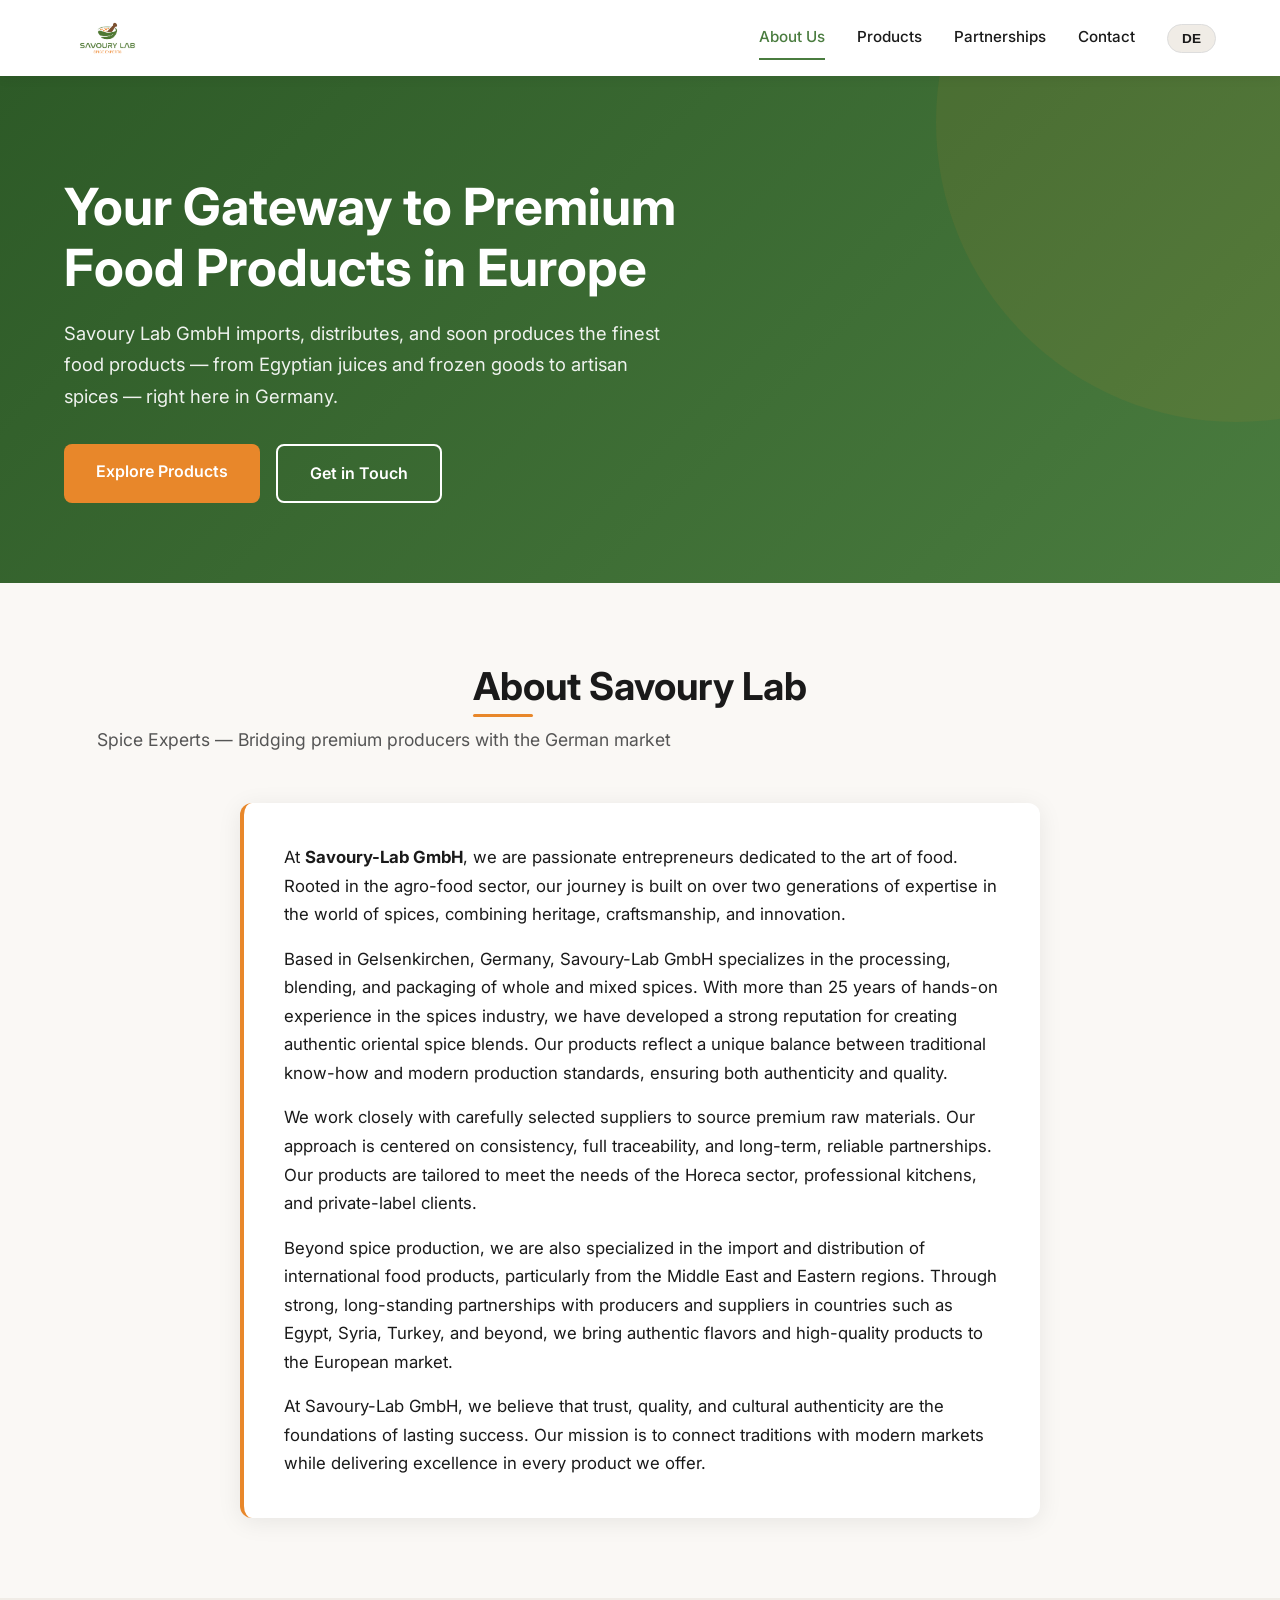
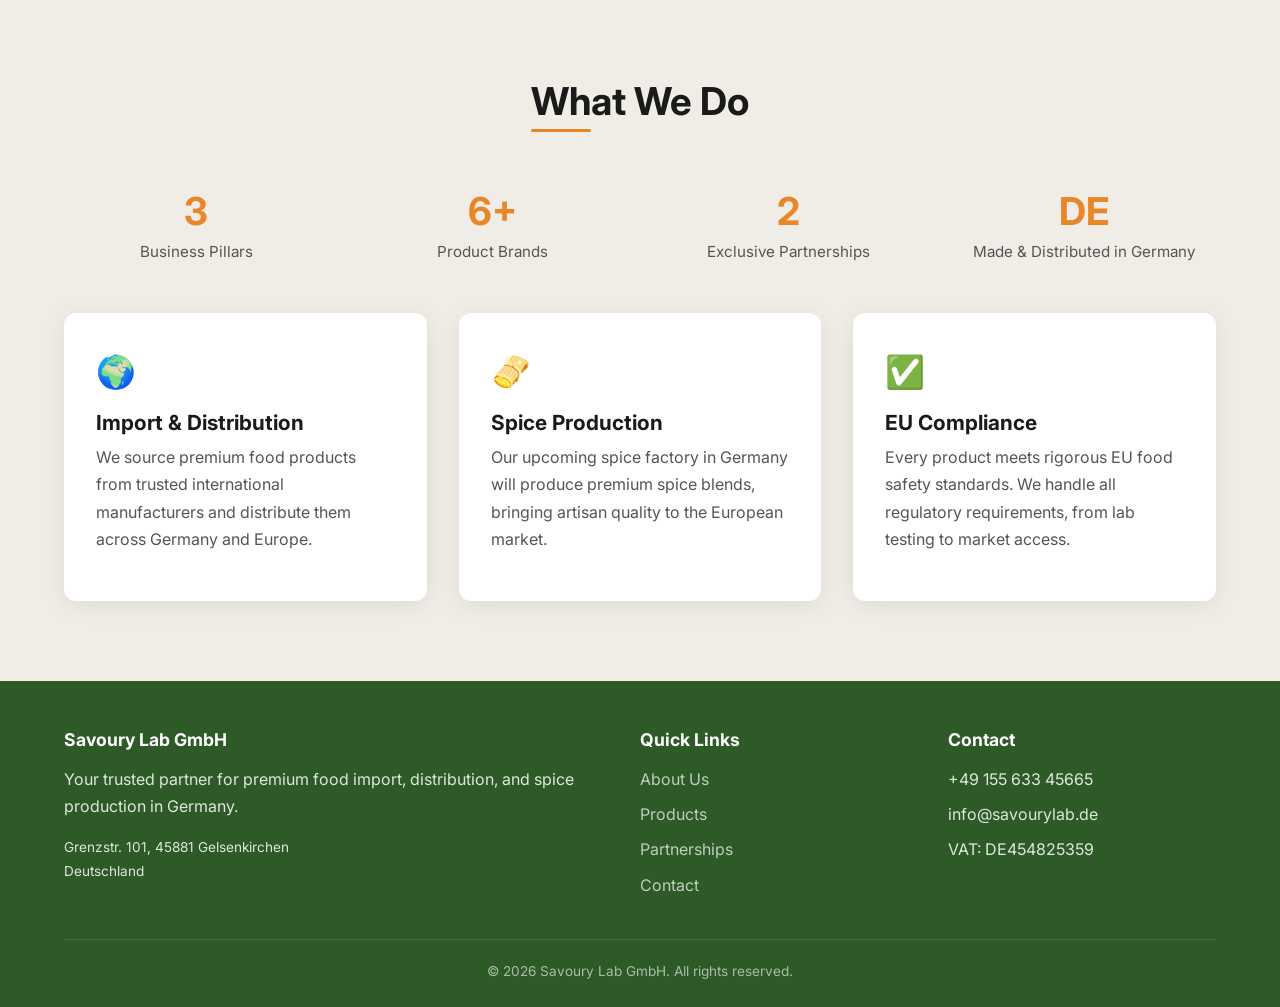
<file: site/index.html>
<!DOCTYPE html>
<html lang="en">
<head>
  <meta charset="UTF-8">
  <meta name="viewport" content="width=device-width, initial-scale=1.0">
  <title>Savoury Lab GmbH — Spice Experts | Import &amp; Distribution</title>
  <meta name="description" content="Savoury Lab GmbH — Premium food import, spice production, and exclusive distribution in Germany. Your bridge between world-class producers and the European market.">
  <link rel="preconnect" href="https://fonts.googleapis.com">
  <link href="https://fonts.googleapis.com/css2?family=Inter:wght@400;500;600;700&display=swap" rel="stylesheet">
  <link rel="stylesheet" href="assets/css/style.css">
  <link rel="icon" href="assets/images/logo.png" type="image/png">
  <style>
    .fade-in { opacity: 0; transform: translateY(24px); transition: opacity 0.6s ease, transform 0.6s ease; }
    .fade-in.visible { opacity: 1; transform: translateY(0); }
  </style>
</head>
<body>

  <!-- HEADER -->
  <header class="header">
    <div class="container">
      <a href="index.html" class="header-logo">
        <img src="assets/images/logo.png" alt="Savoury Lab GmbH Logo">
      </a>
      <nav class="nav">
        <a href="index.html" class="active">
          <span class="en">About Us</span><span class="de">Über Uns</span>
        </a>
        <a href="products.html">
          <span class="en">Products</span><span class="de">Produkte</span>
        </a>
        <a href="partnerships.html">
          <span class="en">Partnerships</span><span class="de">Partnerschaften</span>
        </a>
        <a href="contact.html">
          <span class="en">Contact</span><span class="de">Kontakt</span>
        </a>
        <button class="lang-toggle" onclick="toggleLang()">DE</button>
      </nav>
      <button class="mobile-menu-btn" onclick="toggleMenu()" aria-label="Toggle menu">
        <span></span><span></span><span></span>
      </button>
    </div>
  </header>

  <!-- HERO -->
  <section class="hero">
    <div class="container">
      <h1>
        <span class="en">Your Gateway to Premium<br>Food Products in Europe</span>
        <span class="de">Ihr Tor zu erstklassigen<br>Lebensmitteln in Europa</span>
      </h1>
      <p>
        <span class="en">Savoury Lab GmbH imports, distributes, and soon produces the finest food products — from Egyptian juices and frozen goods to artisan spices — right here in Germany.</span>
        <span class="de">Savoury Lab GmbH importiert, vertreibt und produziert bald die feinsten Lebensmittel — von ägyptischen Säften und Tiefkühlwaren bis hin zu handwerklichen Gewürzen — direkt hier in Deutschland.</span>
      </p>
      <div style="display:flex; gap:16px; flex-wrap:wrap;">
        <a href="products.html" class="btn btn-primary">
          <span class="en">Explore Products</span><span class="de">Produkte entdecken</span>
        </a>
        <a href="contact.html" class="btn btn-outline">
          <span class="en">Get in Touch</span><span class="de">Kontakt aufnehmen</span>
        </a>
      </div>
    </div>
  </section>

  <!-- ABOUT SECTION -->
  <section class="section">
    <div class="container">
      <div class="section-header text-center fade-in">
        <h2>
          <span class="en">About Savoury Lab</span>
          <span class="de">Über Savoury Lab</span>
        </h2>
        <p>
          <span class="en">Spice Experts — Bridging premium producers with the German market</span>
          <span class="de">Gewürz-Experten — Wir verbinden Premium-Hersteller mit dem deutschen Markt</span>
        </p>
      </div>

      <div style="max-width:800px; margin:0 auto;" class="fade-in">
        <div style="background: var(--white); border-radius: var(--radius); padding: 40px; box-shadow: var(--shadow); border-left: 4px solid var(--orange);">
          <p style="font-size:1.05rem;">
            <span class="en">At <strong>Savoury-Lab GmbH</strong>, we are passionate entrepreneurs dedicated to the art of food. Rooted in the agro-food sector, our journey is built on over two generations of expertise in the world of spices, combining heritage, craftsmanship, and innovation.</span>
            <span class="de">Bei <strong>Savoury-Lab GmbH</strong> sind wir leidenschaftliche Unternehmer, die sich der Kunst des Essens verschrieben haben. Verwurzelt im Agrar- und Lebensmittelsektor basiert unser Weg auf über zwei Generationen Erfahrung in der Welt der Gewürze — eine Verbindung aus Tradition, Handwerkskunst und Innovation.</span>
          </p>
          <p style="font-size:1.05rem;">
            <span class="en">Based in Gelsenkirchen, Germany, Savoury-Lab GmbH specializes in the processing, blending, and packaging of whole and mixed spices. With more than 25 years of hands-on experience in the spices industry, we have developed a strong reputation for creating authentic oriental spice blends. Our products reflect a unique balance between traditional know-how and modern production standards, ensuring both authenticity and quality.</span>
            <span class="de">Mit Sitz in Gelsenkirchen, Deutschland, hat sich Savoury-Lab GmbH auf die Verarbeitung, Mischung und Verpackung von ganzen und gemischten Gewürzen spezialisiert. Mit mehr als 25 Jahren praktischer Erfahrung in der Gewürzbranche haben wir uns einen starken Ruf für authentische orientalische Gewürzmischungen erarbeitet. Unsere Produkte spiegeln eine einzigartige Balance zwischen traditionellem Know-how und modernen Produktionsstandards wider — für Authentizität und Qualität.</span>
          </p>
          <p style="font-size:1.05rem;">
            <span class="en">We work closely with carefully selected suppliers to source premium raw materials. Our approach is centered on consistency, full traceability, and long-term, reliable partnerships. Our products are tailored to meet the needs of the Horeca sector, professional kitchens, and private-label clients.</span>
            <span class="de">Wir arbeiten eng mit sorgfältig ausgewählten Lieferanten zusammen, um erstklassige Rohstoffe zu beziehen. Unser Ansatz basiert auf Beständigkeit, vollständiger Rückverfolgbarkeit und langfristigen, zuverlässigen Partnerschaften. Unsere Produkte sind auf die Bedürfnisse des HoReCa-Sektors, professioneller Küchen und Private-Label-Kunden zugeschnitten.</span>
          </p>
          <p style="font-size:1.05rem;">
            <span class="en">Beyond spice production, we are also specialized in the import and distribution of international food products, particularly from the Middle East and Eastern regions. Through strong, long-standing partnerships with producers and suppliers in countries such as Egypt, Syria, Turkey, and beyond, we bring authentic flavors and high-quality products to the European market.</span>
            <span class="de">Über die Gewürzproduktion hinaus sind wir auch auf den Import und Vertrieb internationaler Lebensmittel spezialisiert, insbesondere aus dem Nahen Osten und östlichen Regionen. Durch starke, langjährige Partnerschaften mit Produzenten und Lieferanten in Ländern wie Ägypten, Syrien, der Türkei und darüber hinaus bringen wir authentische Aromen und hochwertige Produkte auf den europäischen Markt.</span>
          </p>
          <p style="font-size:1.05rem; margin-bottom:0;">
            <span class="en">At Savoury-Lab GmbH, we believe that trust, quality, and cultural authenticity are the foundations of lasting success. Our mission is to connect traditions with modern markets while delivering excellence in every product we offer.</span>
            <span class="de">Bei Savoury-Lab GmbH glauben wir, dass Vertrauen, Qualität und kulturelle Authentizität die Grundlagen für dauerhaften Erfolg sind. Unsere Mission ist es, Traditionen mit modernen Märkten zu verbinden und in jedem Produkt, das wir anbieten, Exzellenz zu liefern.</span>
          </p>
        </div>
      </div>
    </div>
  </section>

  <!-- WHAT WE DO -->
  <section class="section section-alt">
    <div class="container">
      <div class="section-header text-center fade-in">
        <h2>
          <span class="en">What We Do</span>
          <span class="de">Was wir tun</span>
        </h2>
      </div>
      <div class="stats fade-in">
        <div class="stat">
          <h3>3</h3>
          <p>
            <span class="en">Business Pillars</span>
            <span class="de">Geschäftssäulen</span>
          </p>
        </div>
        <div class="stat">
          <h3>6+</h3>
          <p>
            <span class="en">Product Brands</span>
            <span class="de">Produktmarken</span>
          </p>
        </div>
        <div class="stat">
          <h3>2</h3>
          <p>
            <span class="en">Exclusive Partnerships</span>
            <span class="de">Exklusivpartnerschaften</span>
          </p>
        </div>
        <div class="stat">
          <h3>DE</h3>
          <p>
            <span class="en">Made &amp; Distributed in Germany</span>
            <span class="de">Hergestellt &amp; vertrieben in Deutschland</span>
          </p>
        </div>
      </div>

      <div style="display:grid; grid-template-columns: repeat(auto-fit, minmax(300px,1fr)); gap:32px; margin-top:48px;">
        <div class="fade-in" style="background:var(--white); padding:32px; border-radius:var(--radius); box-shadow:var(--shadow);">
          <div style="font-size:2rem; margin-bottom:12px;">&#127757;</div>
          <h3>
            <span class="en">Import &amp; Distribution</span>
            <span class="de">Import &amp; Vertrieb</span>
          </h3>
          <p style="color:var(--text-light); margin-top:8px;">
            <span class="en">We source premium food products from trusted international manufacturers and distribute them across Germany and Europe.</span>
            <span class="de">Wir beziehen erstklassige Lebensmittel von vertrauenswürdigen internationalen Herstellern und vertreiben sie in ganz Deutschland und Europa.</span>
          </p>
        </div>
        <div class="fade-in" style="background:var(--white); padding:32px; border-radius:var(--radius); box-shadow:var(--shadow);">
          <div style="font-size:2rem; margin-bottom:12px;">&#129748;</div>
          <h3>
            <span class="en">Spice Production</span>
            <span class="de">Gewürzproduktion</span>
          </h3>
          <p style="color:var(--text-light); margin-top:8px;">
            <span class="en">Our upcoming spice factory in Germany will produce premium spice blends, bringing artisan quality to the European market.</span>
            <span class="de">Unsere kommende Gewürzfabrik in Deutschland wird erstklassige Gewürzmischungen produzieren und handwerkliche Qualität auf den europäischen Markt bringen.</span>
          </p>
        </div>
        <div class="fade-in" style="background:var(--white); padding:32px; border-radius:var(--radius); box-shadow:var(--shadow);">
          <div style="font-size:2rem; margin-bottom:12px;">&#9989;</div>
          <h3>
            <span class="en">EU Compliance</span>
            <span class="de">EU-Konformität</span>
          </h3>
          <p style="color:var(--text-light); margin-top:8px;">
            <span class="en">Every product meets rigorous EU food safety standards. We handle all regulatory requirements, from lab testing to market access.</span>
            <span class="de">Jedes Produkt erfüllt die strengen EU-Lebensmittelsicherheitsstandards. Wir kümmern uns um alle regulatorischen Anforderungen, von Labortests bis zum Marktzugang.</span>
          </p>
        </div>
      </div>
    </div>
  </section>

  <!-- FOOTER -->
  <footer class="footer">
    <div class="container">
      <div class="footer-grid">
        <div>
          <h4>Savoury Lab GmbH</h4>
          <p>
            <span class="en">Your trusted partner for premium food import, distribution, and spice production in Germany.</span>
            <span class="de">Ihr zuverlässiger Partner für erstklassigen Lebensmittelimport, Vertrieb und Gewürzproduktion in Deutschland.</span>
          </p>
          <p style="margin-top:12px; font-size:0.85rem;">
            Grenzstr. 101, 45881 Gelsenkirchen<br>
            Deutschland
          </p>
        </div>
        <div>
          <h4>
            <span class="en">Quick Links</span>
            <span class="de">Schnellzugriff</span>
          </h4>
          <ul class="footer-links">
            <li><a href="index.html"><span class="en">About Us</span><span class="de">Über Uns</span></a></li>
            <li><a href="products.html"><span class="en">Products</span><span class="de">Produkte</span></a></li>
            <li><a href="partnerships.html"><span class="en">Partnerships</span><span class="de">Partnerschaften</span></a></li>
            <li><a href="contact.html"><span class="en">Contact</span><span class="de">Kontakt</span></a></li>
          </ul>
        </div>
        <div>
          <h4>
            <span class="en">Contact</span>
            <span class="de">Kontakt</span>
          </h4>
          <ul class="footer-links">
            <li>+49 155 633 45665</li>
            <li>info@savourylab.de</li>
            <li>VAT: DE454825359</li>
          </ul>
        </div>
      </div>
      <div class="footer-bottom">
        &copy; 2026 Savoury Lab GmbH. <span class="en">All rights reserved.</span><span class="de">Alle Rechte vorbehalten.</span>
      </div>
    </div>
  </footer>

  <script src="assets/js/main.js"></script>
</body>
</html>
</file>
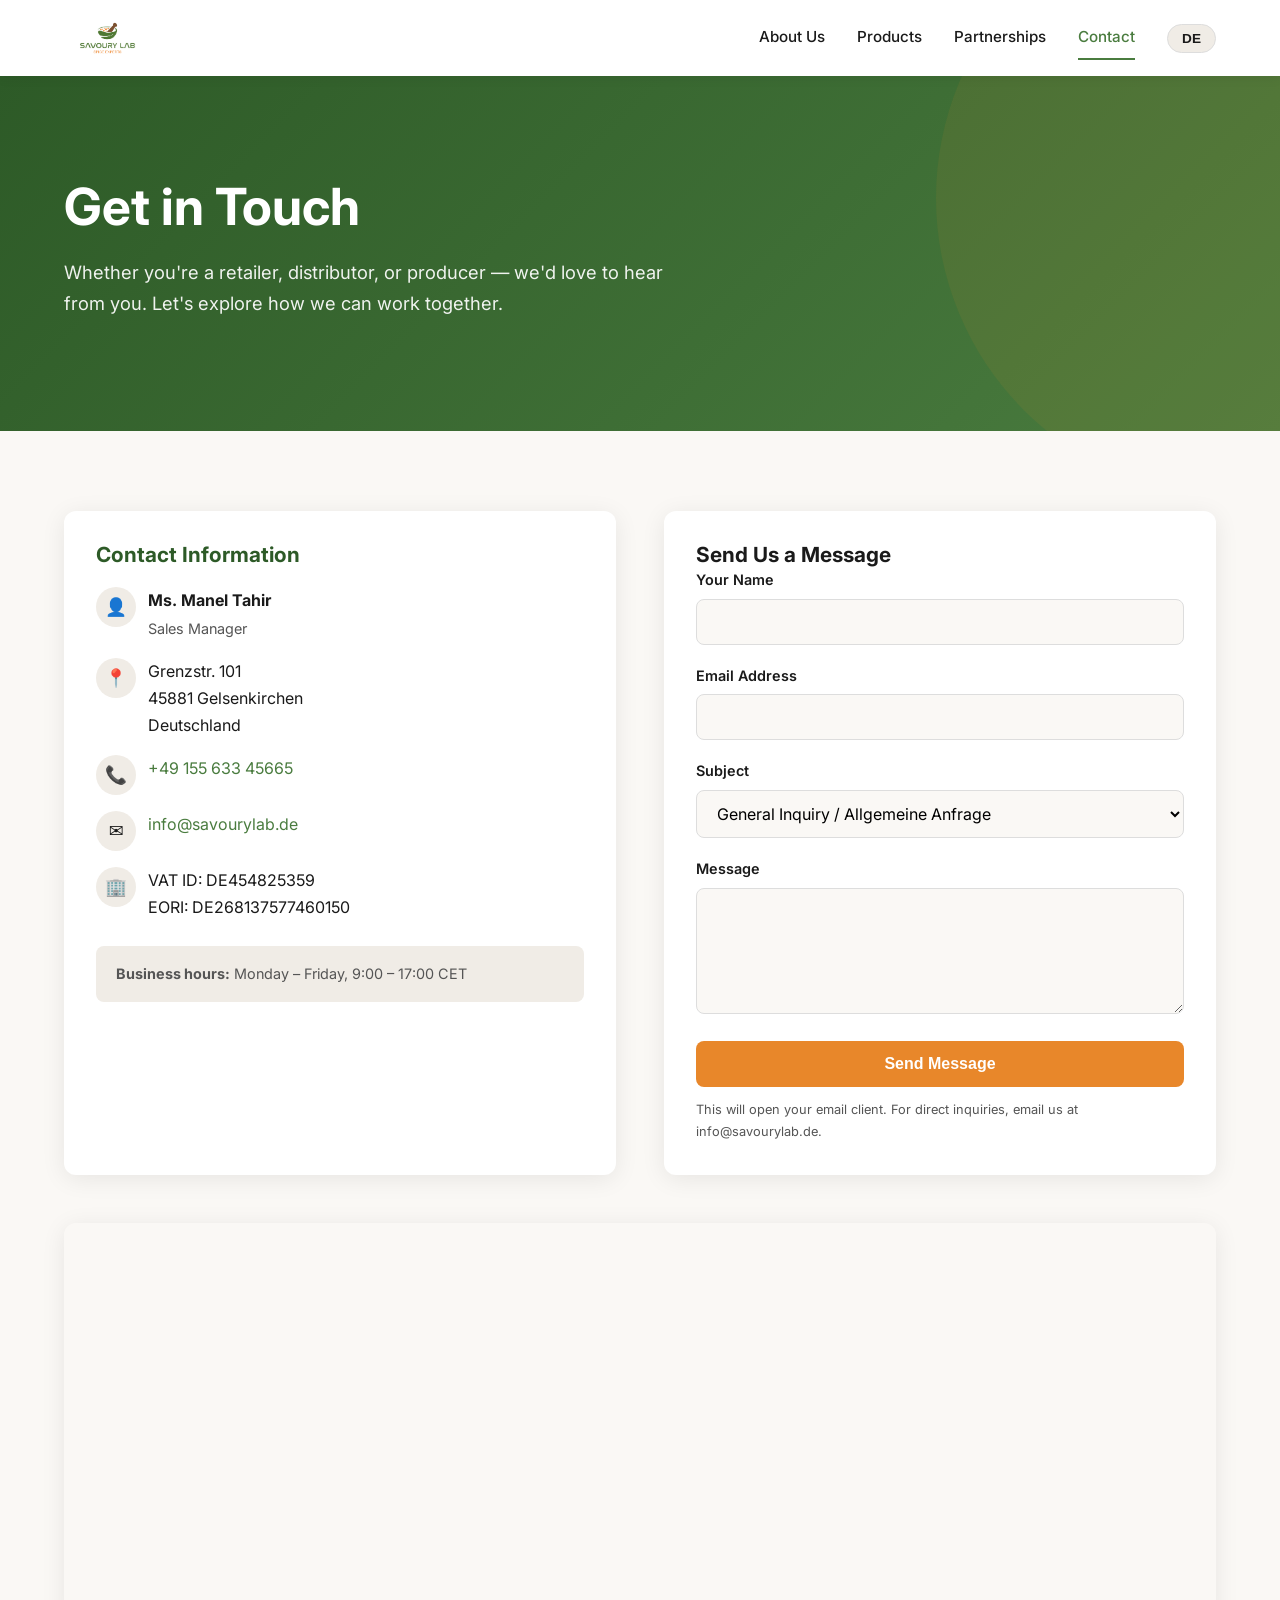
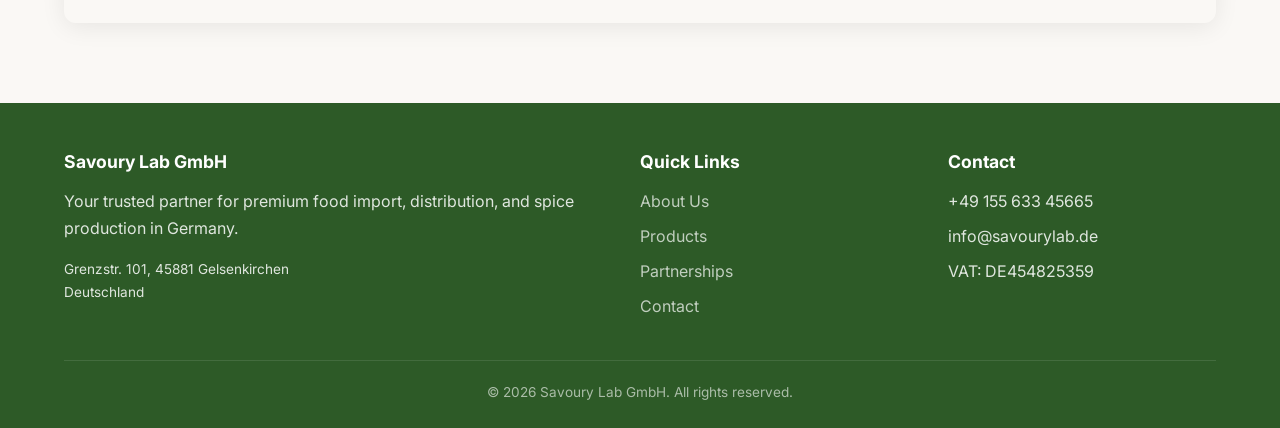
<file: site/contact.html>
<!DOCTYPE html>
<html lang="en">
<head>
  <meta charset="UTF-8">
  <meta name="viewport" content="width=device-width, initial-scale=1.0">
  <title>Contact — Savoury Lab GmbH</title>
  <meta name="description" content="Get in touch with Savoury Lab GmbH — your partner for premium food import and distribution in Germany.">
  <link rel="preconnect" href="https://fonts.googleapis.com">
  <link href="https://fonts.googleapis.com/css2?family=Inter:wght@400;500;600;700&display=swap" rel="stylesheet">
  <link rel="stylesheet" href="assets/css/style.css">
  <link rel="icon" href="assets/images/logo.png" type="image/png">
  <style>
    .fade-in { opacity: 0; transform: translateY(24px); transition: opacity 0.6s ease, transform 0.6s ease; }
    .fade-in.visible { opacity: 1; transform: translateY(0); }
    .map-container { border-radius: var(--radius); overflow: hidden; box-shadow: var(--shadow); margin-top: 48px; }
    .map-container iframe { width: 100%; height: 400px; border: 0; display: block; }
  </style>
</head>
<body>

  <!-- HEADER -->
  <header class="header">
    <div class="container">
      <a href="index.html" class="header-logo">
        <img src="assets/images/logo.png" alt="Savoury Lab GmbH Logo">
      </a>
      <nav class="nav">
        <a href="index.html">
          <span class="en">About Us</span><span class="de">Über Uns</span>
        </a>
        <a href="products.html">
          <span class="en">Products</span><span class="de">Produkte</span>
        </a>
        <a href="partnerships.html">
          <span class="en">Partnerships</span><span class="de">Partnerschaften</span>
        </a>
        <a href="contact.html" class="active">
          <span class="en">Contact</span><span class="de">Kontakt</span>
        </a>
        <button class="lang-toggle" onclick="toggleLang()">DE</button>
      </nav>
      <button class="mobile-menu-btn" onclick="toggleMenu()" aria-label="Toggle menu">
        <span></span><span></span><span></span>
      </button>
    </div>
  </header>

  <!-- HERO -->
  <section class="hero">
    <div class="container">
      <h1>
        <span class="en">Get in Touch</span>
        <span class="de">Kontakt aufnehmen</span>
      </h1>
      <p>
        <span class="en">Whether you're a retailer, distributor, or producer — we'd love to hear from you. Let's explore how we can work together.</span>
        <span class="de">Ob Einzelhändler, Distributor oder Produzent — wir freuen uns auf Ihre Nachricht. Lassen Sie uns gemeinsam Möglichkeiten der Zusammenarbeit erkunden.</span>
      </p>
    </div>
  </section>

  <!-- CONTACT SECTION -->
  <section class="section">
    <div class="container">
      <div class="contact-grid fade-in">

        <!-- CONTACT INFO -->
        <div class="contact-info-card">
          <h3>
            <span class="en">Contact Information</span>
            <span class="de">Kontaktinformationen</span>
          </h3>

          <div class="contact-item">
            <div class="contact-icon">&#128100;</div>
            <div>
              <strong>Ms. Manel Tahir</strong><br>
              <span style="color:var(--text-light); font-size:0.9rem;">
                <span class="en">Sales Manager</span>
                <span class="de">Vertriebsleiterin</span>
              </span>
            </div>
          </div>

          <div class="contact-item">
            <div class="contact-icon">&#128205;</div>
            <div>
              Grenzstr. 101<br>
              45881 Gelsenkirchen<br>
              Deutschland
            </div>
          </div>

          <div class="contact-item">
            <div class="contact-icon">&#128222;</div>
            <div>
              <a href="tel:+4915563345665">+49 155 633 45665</a>
            </div>
          </div>

          <div class="contact-item">
            <div class="contact-icon">&#9993;</div>
            <div>
              <a href="mailto:info@savourylab.de">info@savourylab.de</a>
            </div>
          </div>

          <div class="contact-item">
            <div class="contact-icon">&#127970;</div>
            <div>
              <span class="en">VAT ID:</span><span class="de">USt-IdNr.:</span> DE454825359<br>
              EORI: DE268137577460150
            </div>
          </div>

          <div style="margin-top:24px; padding:16px 20px; background:var(--bg-alt); border-radius:8px;">
            <p style="font-size:0.9rem; color:var(--text-light); margin:0;">
              <span class="en"><strong>Business hours:</strong> Monday – Friday, 9:00 – 17:00 CET</span>
              <span class="de"><strong>Geschäftszeiten:</strong> Montag – Freitag, 9:00 – 17:00 MEZ</span>
            </p>
          </div>
        </div>

        <!-- CONTACT FORM -->
        <form class="contact-form" onsubmit="handleContactForm(event)">
          <h3>
            <span class="en">Send Us a Message</span>
            <span class="de">Schreiben Sie uns</span>
          </h3>
          <div class="form-group">
            <label>
              <span class="en">Your Name</span><span class="de">Ihr Name</span>
            </label>
            <input type="text" name="name" required>
          </div>
          <div class="form-group">
            <label>
              <span class="en">Email Address</span><span class="de">E-Mail-Adresse</span>
            </label>
            <input type="email" name="email" required>
          </div>
          <div class="form-group">
            <label>
              <span class="en">Subject</span><span class="de">Betreff</span>
            </label>
            <select name="subject">
              <option value="General Inquiry">
                General Inquiry / Allgemeine Anfrage
              </option>
              <option value="Product Inquiry">
                Product Inquiry / Produktanfrage
              </option>
              <option value="Partnership Opportunity">
                Partnership / Partnerschaft
              </option>
              <option value="Distribution Request">
                Distribution / Vertrieb
              </option>
            </select>
          </div>
          <div class="form-group">
            <label>
              <span class="en">Message</span><span class="de">Nachricht</span>
            </label>
            <textarea name="message" rows="5" required></textarea>
          </div>
          <button type="submit" class="btn btn-primary" style="width:100%;">
            <span class="en">Send Message</span><span class="de">Nachricht senden</span>
          </button>
          <p style="font-size:0.8rem; color:var(--text-light); margin-top:12px; margin-bottom:0;">
            <span class="en">This will open your email client. For direct inquiries, email us at info@savourylab.de.</span>
            <span class="de">Dies öffnet Ihr E-Mail-Programm. Für direkte Anfragen schreiben Sie uns an info@savourylab.de.</span>
          </p>
        </form>

      </div>

      <!-- MAP -->
      <div class="map-container fade-in">
        <iframe
          src="https://www.google.com/maps/embed?pb=!1m18!1m12!1m3!1d2484.5!2d7.0847!3d51.5075!2m3!1f0!2f0!3f0!3m2!1i1024!2i768!4f13.1!3m3!1m2!1s0x47b8e7a1a1a1a1a1%3A0x0!2sGrenzstr.+101%2C+45881+Gelsenkirchen!5e0!3m2!1sen!2sde!4v1700000000000"
          allowfullscreen=""
          loading="lazy"
          referrerpolicy="no-referrer-when-downgrade"
          title="Savoury Lab GmbH Location">
        </iframe>
      </div>
    </div>
  </section>

  <!-- FOOTER -->
  <footer class="footer">
    <div class="container">
      <div class="footer-grid">
        <div>
          <h4>Savoury Lab GmbH</h4>
          <p>
            <span class="en">Your trusted partner for premium food import, distribution, and spice production in Germany.</span>
            <span class="de">Ihr zuverlässiger Partner für erstklassigen Lebensmittelimport, Vertrieb und Gewürzproduktion in Deutschland.</span>
          </p>
          <p style="margin-top:12px; font-size:0.85rem;">
            Grenzstr. 101, 45881 Gelsenkirchen<br>
            Deutschland
          </p>
        </div>
        <div>
          <h4>
            <span class="en">Quick Links</span>
            <span class="de">Schnellzugriff</span>
          </h4>
          <ul class="footer-links">
            <li><a href="index.html"><span class="en">About Us</span><span class="de">Über Uns</span></a></li>
            <li><a href="products.html"><span class="en">Products</span><span class="de">Produkte</span></a></li>
            <li><a href="partnerships.html"><span class="en">Partnerships</span><span class="de">Partnerschaften</span></a></li>
            <li><a href="contact.html"><span class="en">Contact</span><span class="de">Kontakt</span></a></li>
          </ul>
        </div>
        <div>
          <h4>
            <span class="en">Contact</span>
            <span class="de">Kontakt</span>
          </h4>
          <ul class="footer-links">
            <li>+49 155 633 45665</li>
            <li>info@savourylab.de</li>
            <li>VAT: DE454825359</li>
          </ul>
        </div>
      </div>
      <div class="footer-bottom">
        &copy; 2026 Savoury Lab GmbH. <span class="en">All rights reserved.</span><span class="de">Alle Rechte vorbehalten.</span>
      </div>
    </div>
  </footer>

  <script src="assets/js/main.js"></script>
</body>
</html>
</file>
<file: site/assets/css/style.css>
/* ===========================================
   Savoury Lab GmbH — Brand Stylesheet
   Color palette derived from logo:
   - Primary Green:  #4a7c3f (mortar/pestle bowl)
   - Dark Green:     #2d5a27 (deeper accent)
   - Orange:         #e8872a (spice dots)
   - Warm Orange:    #d4731a (CTA hover)
   - Dark Text:      #1a1a1a
   - Light BG:       #faf8f5 (warm off-white)
   - Section Alt BG: #f0ece6
   =========================================== */

:root {
  --green: #4a7c3f;
  --green-dark: #2d5a27;
  --orange: #e8872a;
  --orange-dark: #d4731a;
  --text: #1a1a1a;
  --text-light: #555;
  --bg: #faf8f5;
  --bg-alt: #f0ece6;
  --white: #ffffff;
  --radius: 12px;
  --shadow: 0 4px 24px rgba(0,0,0,0.08);
  --transition: 0.3s ease;
}

*, *::before, *::after { box-sizing: border-box; margin: 0; padding: 0; }

html { scroll-behavior: smooth; }

body {
  font-family: 'Inter', 'Segoe UI', system-ui, -apple-system, sans-serif;
  color: var(--text);
  background: var(--bg);
  line-height: 1.7;
  font-size: 16px;
}

/* — Typography — */
h1, h2, h3, h4 { font-weight: 700; line-height: 1.2; }
h1 { font-size: clamp(2rem, 5vw, 3.2rem); }
h2 { font-size: clamp(1.6rem, 4vw, 2.4rem); margin-bottom: 1rem; }
h3 { font-size: 1.3rem; }
p { margin-bottom: 1rem; }

a { color: var(--green); text-decoration: none; transition: color var(--transition); }
a:hover { color: var(--orange); }

img { max-width: 100%; height: auto; display: block; }

/* — Layout — */
.container { max-width: 1200px; margin: 0 auto; padding: 0 24px; }
.section { padding: 80px 0; }
.section-alt { background: var(--bg-alt); }
.text-center { text-align: center; }

/* — Header / Navigation — */
.header {
  position: sticky;
  top: 0;
  z-index: 100;
  background: var(--white);
  box-shadow: 0 2px 12px rgba(0,0,0,0.06);
}

.header .container {
  display: flex;
  align-items: center;
  justify-content: space-between;
  padding-top: 12px;
  padding-bottom: 12px;
}

.header-logo img { height: 52px; width: auto; }

.nav { display: flex; align-items: center; gap: 32px; }

.nav a {
  color: var(--text);
  font-weight: 500;
  font-size: 0.95rem;
  padding: 8px 0;
  border-bottom: 2px solid transparent;
  transition: all var(--transition);
}
.nav a:hover, .nav a.active {
  color: var(--green);
  border-bottom-color: var(--green);
}

.lang-toggle {
  background: var(--bg-alt);
  border: 1px solid #ddd;
  border-radius: 20px;
  padding: 6px 14px;
  font-size: 0.85rem;
  font-weight: 600;
  cursor: pointer;
  transition: all var(--transition);
  color: var(--text);
}
.lang-toggle:hover { background: var(--green); color: var(--white); border-color: var(--green); }

.mobile-menu-btn {
  display: none;
  background: none;
  border: none;
  cursor: pointer;
  padding: 8px;
}
.mobile-menu-btn span {
  display: block;
  width: 24px;
  height: 2px;
  background: var(--text);
  margin: 5px 0;
  transition: var(--transition);
}

/* — Hero Section — */
.hero {
  background: linear-gradient(135deg, var(--green-dark) 0%, var(--green) 100%);
  color: var(--white);
  padding: 100px 0 80px;
  position: relative;
  overflow: hidden;
}
.hero::after {
  content: '';
  position: absolute;
  top: -50%;
  right: -20%;
  width: 600px;
  height: 600px;
  background: var(--orange);
  opacity: 0.08;
  border-radius: 50%;
}
.hero h1 { margin-bottom: 1.2rem; }
.hero p { font-size: 1.15rem; opacity: 0.92; max-width: 600px; margin-bottom: 2rem; }

.btn {
  display: inline-block;
  padding: 14px 32px;
  border-radius: 8px;
  font-weight: 600;
  font-size: 1rem;
  transition: all var(--transition);
  cursor: pointer;
  border: none;
}
.btn-primary { background: var(--orange); color: var(--white); }
.btn-primary:hover { background: var(--orange-dark); color: var(--white); transform: translateY(-2px); box-shadow: 0 6px 20px rgba(232,135,42,0.35); }
.btn-outline { background: transparent; color: var(--white); border: 2px solid var(--white); }
.btn-outline:hover { background: var(--white); color: var(--green-dark); }
.btn-green { background: var(--green); color: var(--white); }
.btn-green:hover { background: var(--green-dark); color: var(--white); }

/* — Product Cards — */
.product-grid {
  display: grid;
  grid-template-columns: repeat(auto-fill, minmax(260px, 1fr));
  gap: 28px;
}

.product-card {
  background: var(--white);
  border-radius: var(--radius);
  overflow: hidden;
  box-shadow: var(--shadow);
  transition: transform var(--transition), box-shadow var(--transition);
}
.product-card:hover { transform: translateY(-6px); box-shadow: 0 8px 32px rgba(0,0,0,0.12); }

.product-card-img {
  height: 280px;
  display: flex;
  align-items: center;
  justify-content: center;
  padding: 20px;
  background: #f9f9f9;
}
.product-card-img img { max-height: 240px; object-fit: contain; }

.product-card-body { padding: 20px; }
.product-card-body h3 { margin-bottom: 0.5rem; color: var(--green-dark); }
.product-card-body p { color: var(--text-light); font-size: 0.9rem; margin-bottom: 0; }

/* — Brand Category Cards (Products page) — */
.brand-grid {
  display: grid;
  grid-template-columns: repeat(auto-fill, minmax(340px, 1fr));
  gap: 32px;
}

.brand-card {
  background: var(--white);
  border-radius: var(--radius);
  overflow: hidden;
  box-shadow: var(--shadow);
  transition: transform var(--transition);
}
.brand-card:hover { transform: translateY(-4px); }
.brand-card-img { height: 300px; overflow: hidden; }
.brand-card-img img { width: 100%; height: 100%; object-fit: cover; }
.brand-card-body { padding: 24px; }
.brand-card-body h3 { color: var(--green-dark); margin-bottom: 0.5rem; font-size: 1.4rem; }
.brand-card-body p { color: var(--text-light); font-size: 0.95rem; }

/* — Partnership Section — */
.partner-block {
  display: grid;
  grid-template-columns: 1fr 1fr;
  gap: 48px;
  align-items: center;
  margin-bottom: 60px;
}
.partner-block:nth-child(even) { direction: rtl; }
.partner-block:nth-child(even) > * { direction: ltr; }
.partner-img { border-radius: var(--radius); overflow: hidden; box-shadow: var(--shadow); }
.partner-img img { width: 100%; height: auto; }
.partner-info h3 { font-size: 1.6rem; color: var(--green-dark); margin-bottom: 0.8rem; }
.partner-info .badge {
  display: inline-block;
  background: var(--orange);
  color: var(--white);
  padding: 4px 14px;
  border-radius: 20px;
  font-size: 0.8rem;
  font-weight: 600;
  margin-bottom: 1rem;
}

/* — Contact Section — */
.contact-grid {
  display: grid;
  grid-template-columns: 1fr 1fr;
  gap: 48px;
}
.contact-info-card {
  background: var(--white);
  border-radius: var(--radius);
  padding: 32px;
  box-shadow: var(--shadow);
}
.contact-info-card h3 { color: var(--green-dark); margin-bottom: 1.2rem; }
.contact-item { display: flex; align-items: flex-start; gap: 12px; margin-bottom: 1rem; }
.contact-icon {
  width: 40px;
  height: 40px;
  background: var(--bg-alt);
  border-radius: 50%;
  display: flex;
  align-items: center;
  justify-content: center;
  flex-shrink: 0;
  font-size: 1.1rem;
}
.contact-form {
  background: var(--white);
  border-radius: var(--radius);
  padding: 32px;
  box-shadow: var(--shadow);
}
.form-group { margin-bottom: 1.2rem; }
.form-group label {
  display: block;
  font-weight: 600;
  margin-bottom: 6px;
  font-size: 0.9rem;
  color: var(--text);
}
.form-group input, .form-group textarea, .form-group select {
  width: 100%;
  padding: 12px 16px;
  border: 1px solid #ddd;
  border-radius: 8px;
  font-size: 1rem;
  font-family: inherit;
  transition: border-color var(--transition);
  background: var(--bg);
}
.form-group input:focus, .form-group textarea:focus, .form-group select:focus {
  outline: none;
  border-color: var(--green);
  box-shadow: 0 0 0 3px rgba(74,124,63,0.12);
}
.form-group textarea { resize: vertical; min-height: 120px; }

/* — Footer — */
.footer {
  background: var(--green-dark);
  color: rgba(255,255,255,0.85);
  padding: 48px 0 24px;
}
.footer-grid {
  display: grid;
  grid-template-columns: 2fr 1fr 1fr;
  gap: 40px;
  margin-bottom: 32px;
}
.footer h4 { color: var(--white); margin-bottom: 1rem; font-size: 1.1rem; }
.footer a { color: rgba(255,255,255,0.7); }
.footer a:hover { color: var(--orange); }
.footer-links { list-style: none; }
.footer-links li { margin-bottom: 8px; }
.footer-bottom {
  border-top: 1px solid rgba(255,255,255,0.15);
  padding-top: 20px;
  text-align: center;
  font-size: 0.85rem;
  opacity: 0.7;
}

/* — Section Headers — */
.section-header { margin-bottom: 48px; }
.section-header h2 { position: relative; display: inline-block; }
.section-header h2::after {
  content: '';
  position: absolute;
  bottom: -8px;
  left: 0;
  width: 60px;
  height: 3px;
  background: var(--orange);
  border-radius: 2px;
}
.text-center .section-header h2::after { left: 50%; transform: translateX(-50%); }
.section-header p { color: var(--text-light); font-size: 1.1rem; max-width: 640px; }
.text-center .section-header p { margin: 0 auto; }

/* — Stat Counter — */
.stats {
  display: grid;
  grid-template-columns: repeat(auto-fit, minmax(180px, 1fr));
  gap: 32px;
  text-align: center;
}
.stat h3 { font-size: 2.4rem; color: var(--orange); margin-bottom: 0.3rem; }
.stat p { color: var(--text-light); font-size: 0.95rem; margin: 0; }

/* — Language toggle: show/hide — */
[lang="de"] .en, [lang="en"] .de { display: none; }

/* — Responsive — */
@media (max-width: 900px) {
  .partner-block { grid-template-columns: 1fr; }
  .partner-block:nth-child(even) { direction: ltr; }
  .contact-grid { grid-template-columns: 1fr; }
  .footer-grid { grid-template-columns: 1fr; }
  .brand-grid { grid-template-columns: 1fr; }
}

@media (max-width: 768px) {
  .nav { display: none; position: absolute; top: 100%; left: 0; right: 0; background: var(--white); flex-direction: column; padding: 20px; gap: 16px; box-shadow: 0 8px 24px rgba(0,0,0,0.1); }
  .nav.open { display: flex; }
  .mobile-menu-btn { display: block; }
  .hero { padding: 60px 0 50px; }
  .section { padding: 50px 0; }
  .product-grid { grid-template-columns: repeat(auto-fill, minmax(200px, 1fr)); gap: 16px; }
  .product-card-img { height: 200px; }
}
</file>
